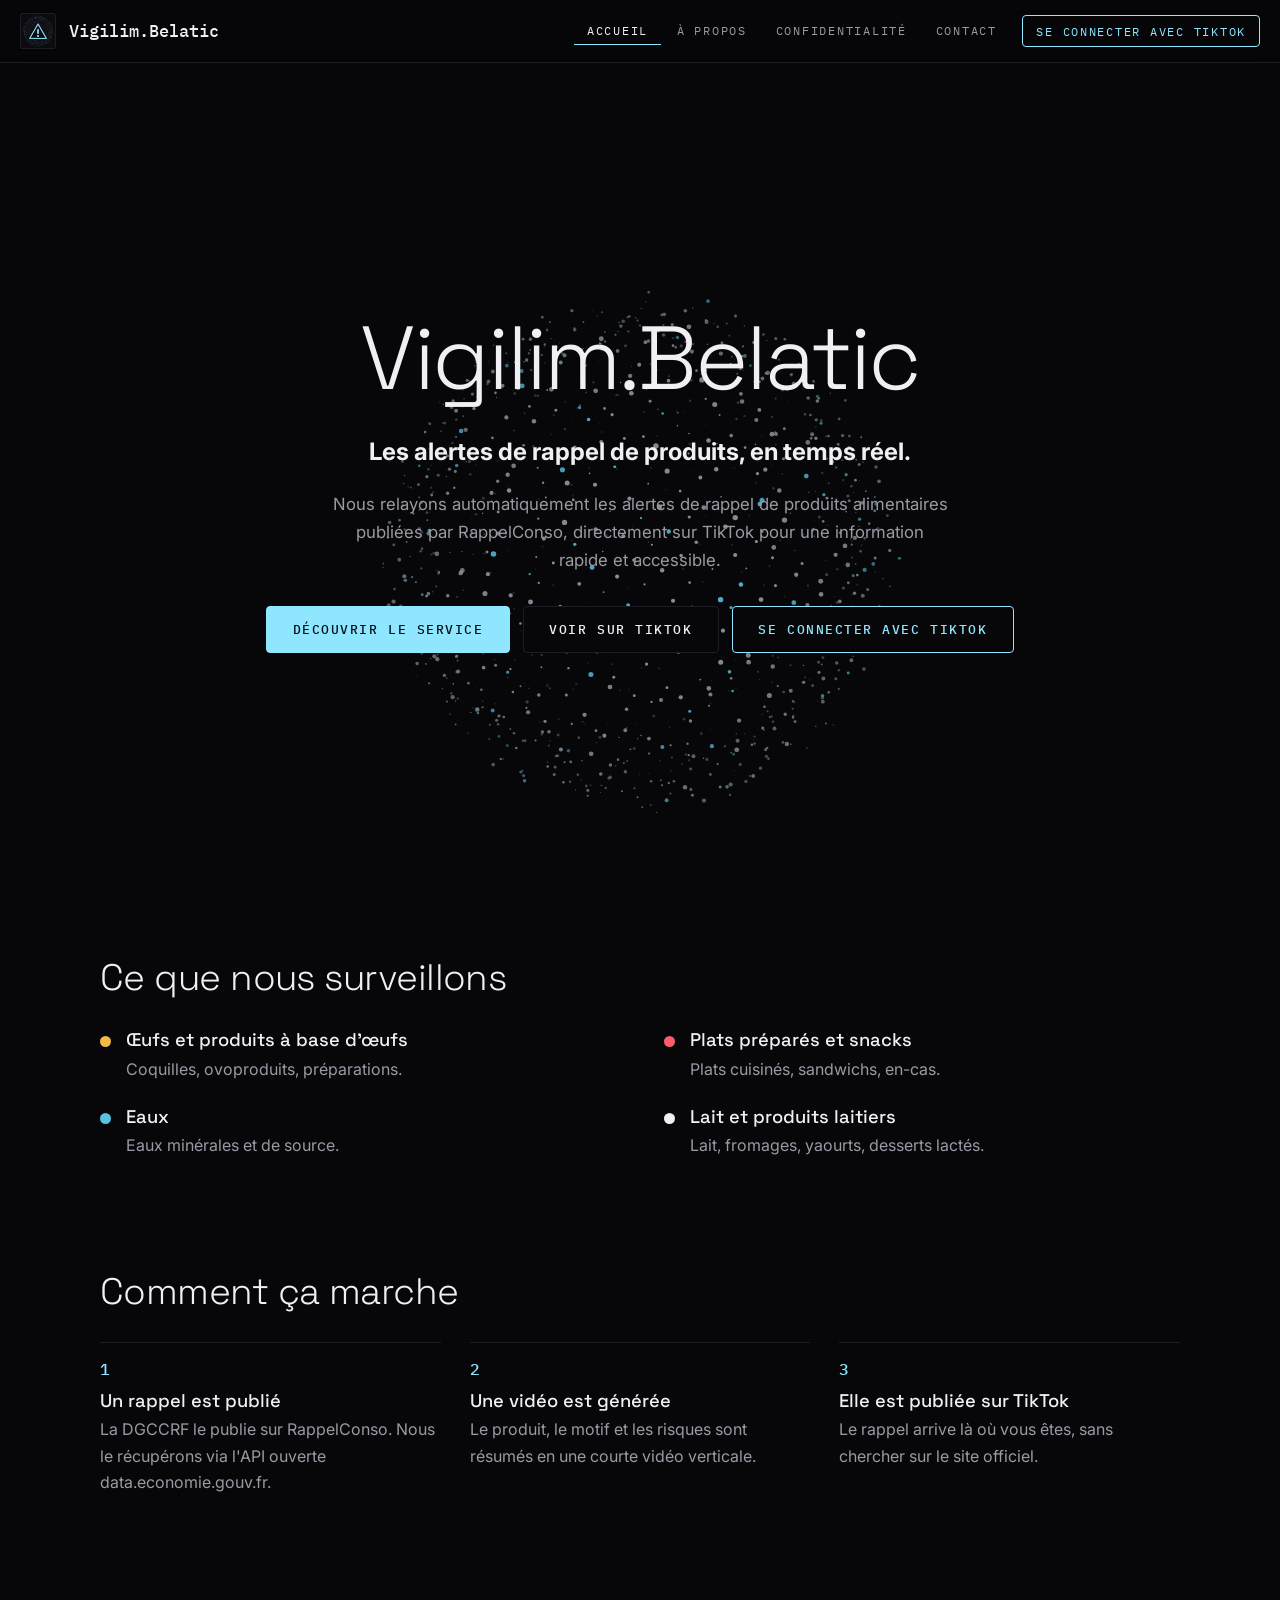
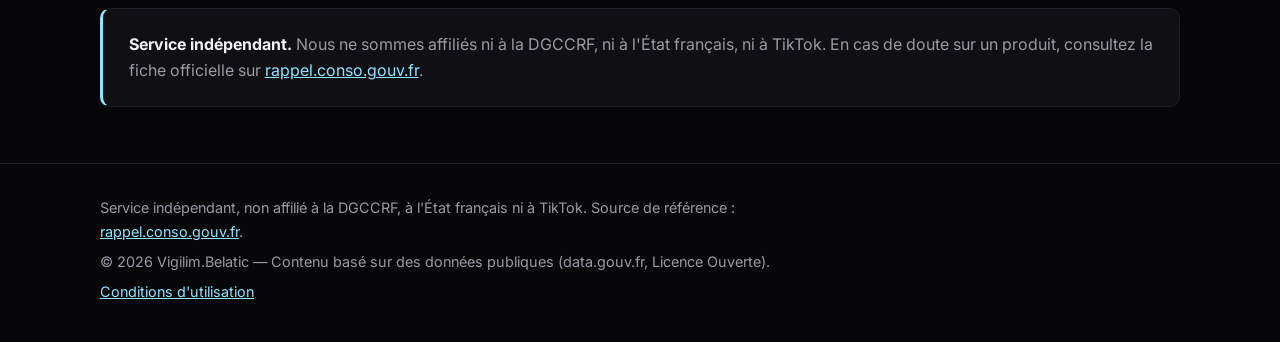
<file: index.html>
<!DOCTYPE html>
<html lang="fr">
<head>
<meta charset="utf-8">
<meta name="viewport" content="width=device-width, initial-scale=1">
<title>Vigilim.Belatic</title>
<meta name="description" content="Relais automatisé des alertes de rappel de produits alimentaires publiées par RappelConso (DGCCRF / data.gouv.fr).">
<link rel="icon" href="app_icon.png">
<link rel="preconnect" href="https://fonts.googleapis.com">
<link rel="preconnect" href="https://fonts.gstatic.com" crossorigin>
<link rel="stylesheet" href="https://fonts.googleapis.com/css2?family=Space+Grotesk:wght@300;500&amp;family=Inter:wght@400;500&amp;family=IBM+Plex+Mono:wght@400;500&display=swap">
<link rel="stylesheet" href="style.css">
</head>
<body>
<header class="site-header"><div class="wrap bar">
  <a class="brand" href="index.html"><img src="app_icon.png" alt="" width="32" height="32">Vigilim.Belatic</a>
  <button class="menu-btn" aria-expanded="false" aria-controls="nav">Menu</button>
  <nav id="nav" aria-label="Navigation principale"><ul>
    <li><a href="index.html" aria-current="page">Accueil</a></li>
    <li><a href="about.html">À propos</a></li>
    <li><a href="privacy.html">Confidentialité</a></li>
    <li><a href="contact.html">Contact</a></li>
    <li><a class="nav-cta" href="https://api-vigilim.belatic.com/api/tiktok/connect">Se connecter avec TikTok</a></li>
  </ul></nav>
</div></header>

<main>
<section class="hero">
  <canvas id="planet" aria-hidden="true"></canvas>
  <div class="hero-inner">
    <h1>Vigilim.Belatic</h1>
    <h2>Les alertes de rappel de produits, en temps réel.</h2>
    <p class="lead">Nous relayons automatiquement les alertes de rappel de produits alimentaires publiées par RappelConso, directement sur TikTok pour une information rapide et accessible.</p>
    <div class="actions">
      <a class="btn btn-primary" href="about.html">Découvrir le service</a>
      <a class="btn" href="https://www.tiktok.com/@allovigitok" target="_blank" rel="noopener">Voir sur TikTok</a>
      <a class="btn btn-accent" href="https://api-vigilim.belatic.com/api/tiktok/connect">Se connecter avec TikTok</a>
    </div>
  </div>
</section>

<section class="section"><div class="wrap">
  <h2>Ce que nous surveillons</h2>
  <ul class="cats">
    <li style="--c:var(--yolk)"><h3>Œufs et produits à base d'œufs</h3><p>Coquilles, ovoproduits, préparations.</p></li>
    <li style="--c:var(--alert)"><h3>Plats préparés et snacks</h3><p>Plats cuisinés, sandwichs, en-cas.</p></li>
    <li style="--c:var(--water)"><h3>Eaux</h3><p>Eaux minérales et de source.</p></li>
    <li style="--c:var(--ink)"><h3>Lait et produits laitiers</h3><p>Lait, fromages, yaourts, desserts lactés.</p></li>
  </ul>
</div></section>

<section class="section"><div class="wrap">
  <h2>Comment ça marche</h2>
  <ol class="steps">
    <li><h3>Un rappel est publié</h3><p>La DGCCRF le publie sur RappelConso. Nous le récupérons via l'API ouverte data.economie.gouv.fr.</p></li>
    <li><h3>Une vidéo est générée</h3><p>Le produit, le motif et les risques sont résumés en une courte vidéo verticale.</p></li>
    <li><h3>Elle est publiée sur TikTok</h3><p>Le rappel arrive là où vous êtes, sans chercher sur le site officiel.</p></li>
  </ol>
</div></section>

<section class="section"><div class="wrap">
  <div class="band"><p><strong>Service indépendant.</strong> Nous ne sommes affiliés ni à la DGCCRF, ni à l'État français, ni à TikTok. En cas de doute sur un produit, consultez la fiche officielle sur <a href="https://rappel.conso.gouv.fr/" rel="noopener">rappel.conso.gouv.fr</a>.</p></div>
</div></section>
</main>

<footer class="site-footer"><div class="wrap">
  <p>Service indépendant, non affilié à la DGCCRF, à l'État français ni à TikTok. Source de référence : <a href="https://rappel.conso.gouv.fr/" rel="noopener">rappel.conso.gouv.fr</a>.</p>
  <p>© 2026 Vigilim.Belatic — Contenu basé sur des données publiques (data.gouv.fr, Licence Ouverte).</p>
  <p><a href="terms.html">Conditions d'utilisation</a></p>
</div></footer>
<script src="script.js"></script>
</body>
</html>
</file>
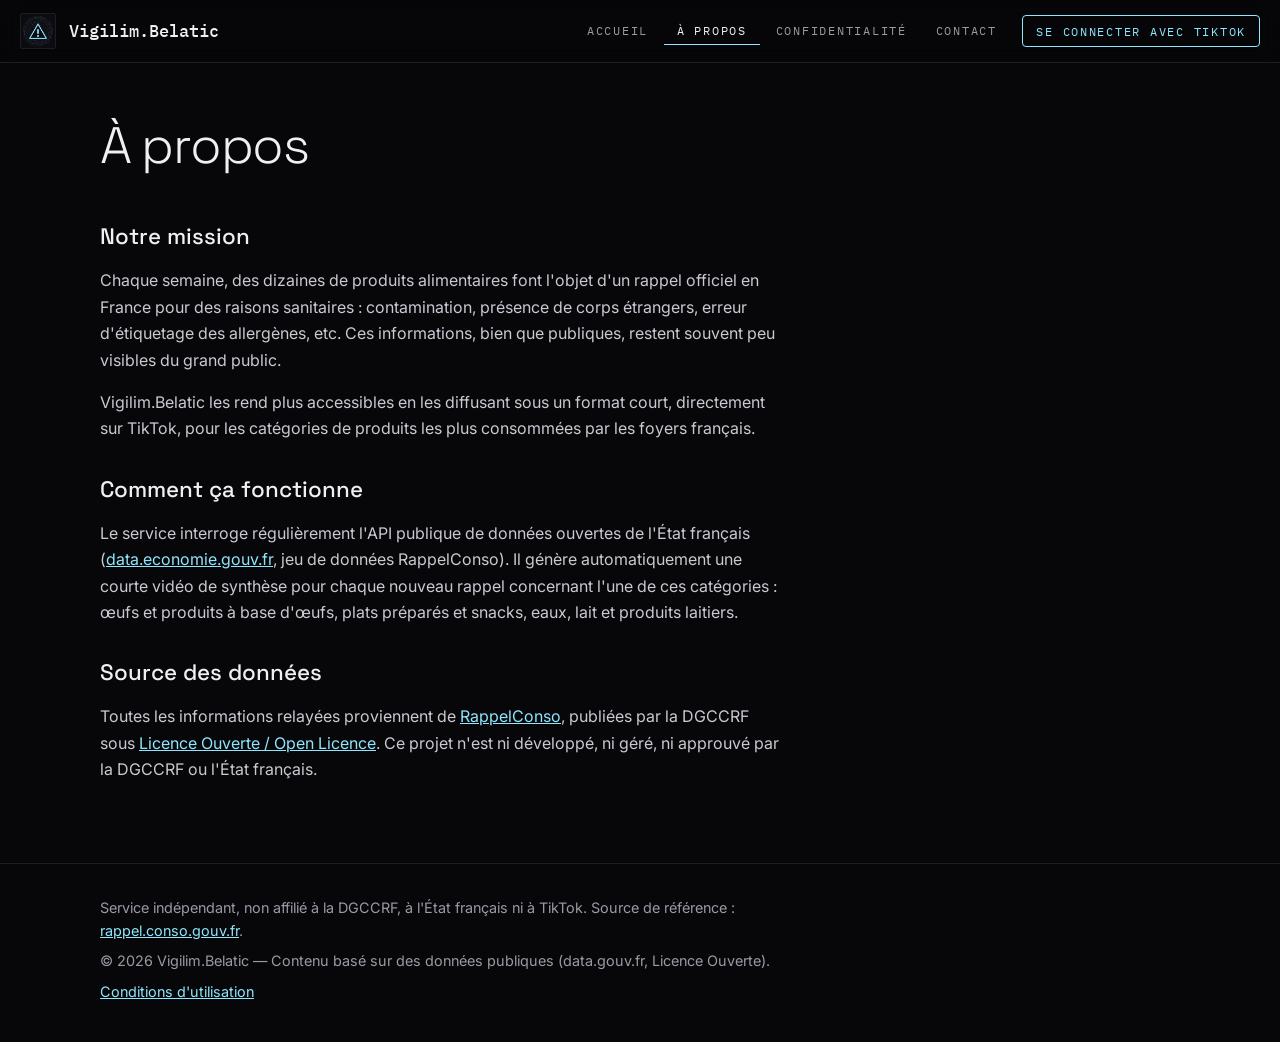
<file: about.html>
<!DOCTYPE html>
<html lang="fr">
<head>
<meta charset="utf-8">
<meta name="viewport" content="width=device-width, initial-scale=1">
<title>À propos — Vigilim.Belatic</title>
<link rel="icon" href="app_icon.png">
<link rel="preconnect" href="https://fonts.googleapis.com">
<link rel="preconnect" href="https://fonts.gstatic.com" crossorigin>
<link rel="stylesheet" href="https://fonts.googleapis.com/css2?family=Space+Grotesk:wght@300;500&amp;family=Inter:wght@400;500&amp;family=IBM+Plex+Mono:wght@400;500&display=swap">
<link rel="stylesheet" href="style.css">
</head>
<body>
<header class="site-header"><div class="wrap bar">
  <a class="brand" href="index.html"><img src="app_icon.png" alt="" width="32" height="32">Vigilim.Belatic</a>
  <button class="menu-btn" aria-expanded="false" aria-controls="nav">Menu</button>
  <nav id="nav" aria-label="Navigation principale"><ul>
    <li><a href="index.html">Accueil</a></li>
    <li><a href="about.html" aria-current="page">À propos</a></li>
    <li><a href="privacy.html">Confidentialité</a></li>
    <li><a href="contact.html">Contact</a></li>
    <li><a class="nav-cta" href="https://api-vigilim.belatic.com/api/tiktok/connect">Se connecter avec TikTok</a></li>
  </ul></nav>
</div></header>

<main class="wrap">
  <div class="page-head"><h1>À propos</h1></div>
  <div class="prose">
    <h2>Notre mission</h2>
    <p>Chaque semaine, des dizaines de produits alimentaires font l'objet d'un rappel officiel en France pour des raisons sanitaires : contamination, présence de corps étrangers, erreur d'étiquetage des allergènes, etc. Ces informations, bien que publiques, restent souvent peu visibles du grand public.</p>
    <p>Vigilim.Belatic les rend plus accessibles en les diffusant sous un format court, directement sur TikTok, pour les catégories de produits les plus consommées par les foyers français.</p>

    <h2>Comment ça fonctionne</h2>
    <p>Le service interroge régulièrement l'API publique de données ouvertes de l'État français (<a href="https://data.economie.gouv.fr/" rel="noopener">data.economie.gouv.fr</a>, jeu de données RappelConso). Il génère automatiquement une courte vidéo de synthèse pour chaque nouveau rappel concernant l'une de ces catégories : œufs et produits à base d'œufs, plats préparés et snacks, eaux, lait et produits laitiers.</p>

    <h2>Source des données</h2>
    <p>Toutes les informations relayées proviennent de <a href="https://rappel.conso.gouv.fr/" rel="noopener">RappelConso</a>, publiées par la DGCCRF sous <a href="https://www.etalab.gouv.fr/licence-ouverte-open-licence/" rel="noopener">Licence Ouverte / Open Licence</a>. Ce projet n'est ni développé, ni géré, ni approuvé par la DGCCRF ou l'État français.</p>
  </div>
</main>

<footer class="site-footer"><div class="wrap">
  <p>Service indépendant, non affilié à la DGCCRF, à l'État français ni à TikTok. Source de référence : <a href="https://rappel.conso.gouv.fr/" rel="noopener">rappel.conso.gouv.fr</a>.</p>
  <p>© 2026 Vigilim.Belatic — Contenu basé sur des données publiques (data.gouv.fr, Licence Ouverte).</p>
  <p><a href="terms.html">Conditions d'utilisation</a></p>
</div></footer>
<script src="script.js"></script>
</body>
</html>
</file>
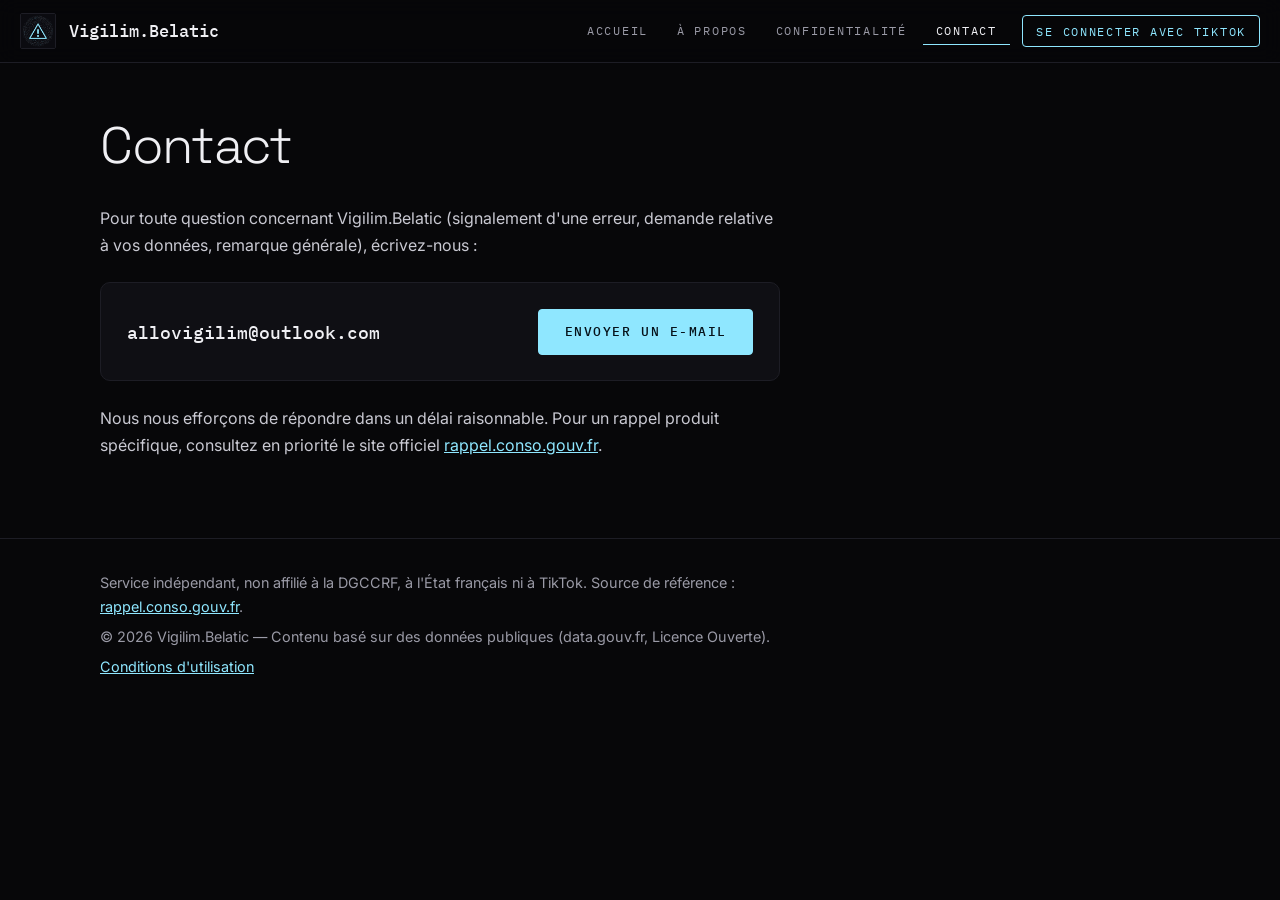
<file: contact.html>
<!DOCTYPE html>
<html lang="fr">
<head>
<meta charset="utf-8">
<meta name="viewport" content="width=device-width, initial-scale=1">
<title>Contact — Vigilim.Belatic</title>
<link rel="icon" href="app_icon.png">
<link rel="preconnect" href="https://fonts.googleapis.com">
<link rel="preconnect" href="https://fonts.gstatic.com" crossorigin>
<link rel="stylesheet" href="https://fonts.googleapis.com/css2?family=Space+Grotesk:wght@300;500&amp;family=Inter:wght@400;500&amp;family=IBM+Plex+Mono:wght@400;500&display=swap">
<link rel="stylesheet" href="style.css">
</head>
<body>
<header class="site-header"><div class="wrap bar">
  <a class="brand" href="index.html"><img src="app_icon.png" alt="" width="32" height="32">Vigilim.Belatic</a>
  <button class="menu-btn" aria-expanded="false" aria-controls="nav">Menu</button>
  <nav id="nav" aria-label="Navigation principale"><ul>
    <li><a href="index.html">Accueil</a></li>
    <li><a href="about.html">À propos</a></li>
    <li><a href="privacy.html">Confidentialité</a></li>
    <li><a href="contact.html" aria-current="page">Contact</a></li>
    <li><a class="nav-cta" href="https://api-vigilim.belatic.com/api/tiktok/connect">Se connecter avec TikTok</a></li>
  </ul></nav>
</div></header>

<main class="wrap">
  <div class="page-head"><h1>Contact</h1></div>
  <div class="prose">
    <p>Pour toute question concernant Vigilim.Belatic (signalement d'une erreur, demande relative à vos données, remarque générale), écrivez-nous :</p>
    <div class="mail-card">
      <strong>allovigilim@outlook.com</strong>
      <a class="btn btn-primary" href="mailto:allovigilim@outlook.com">Envoyer un e-mail</a>
    </div>
    <p>Nous nous efforçons de répondre dans un délai raisonnable. Pour un rappel produit spécifique, consultez en priorité le site officiel <a href="https://rappel.conso.gouv.fr/" rel="noopener">rappel.conso.gouv.fr</a>.</p>
  </div>
</main>

<footer class="site-footer"><div class="wrap">
  <p>Service indépendant, non affilié à la DGCCRF, à l'État français ni à TikTok. Source de référence : <a href="https://rappel.conso.gouv.fr/" rel="noopener">rappel.conso.gouv.fr</a>.</p>
  <p>© 2026 Vigilim.Belatic — Contenu basé sur des données publiques (data.gouv.fr, Licence Ouverte).</p>
  <p><a href="terms.html">Conditions d'utilisation</a></p>
</div></footer>
<script src="script.js"></script>
</body>
</html>
</file>
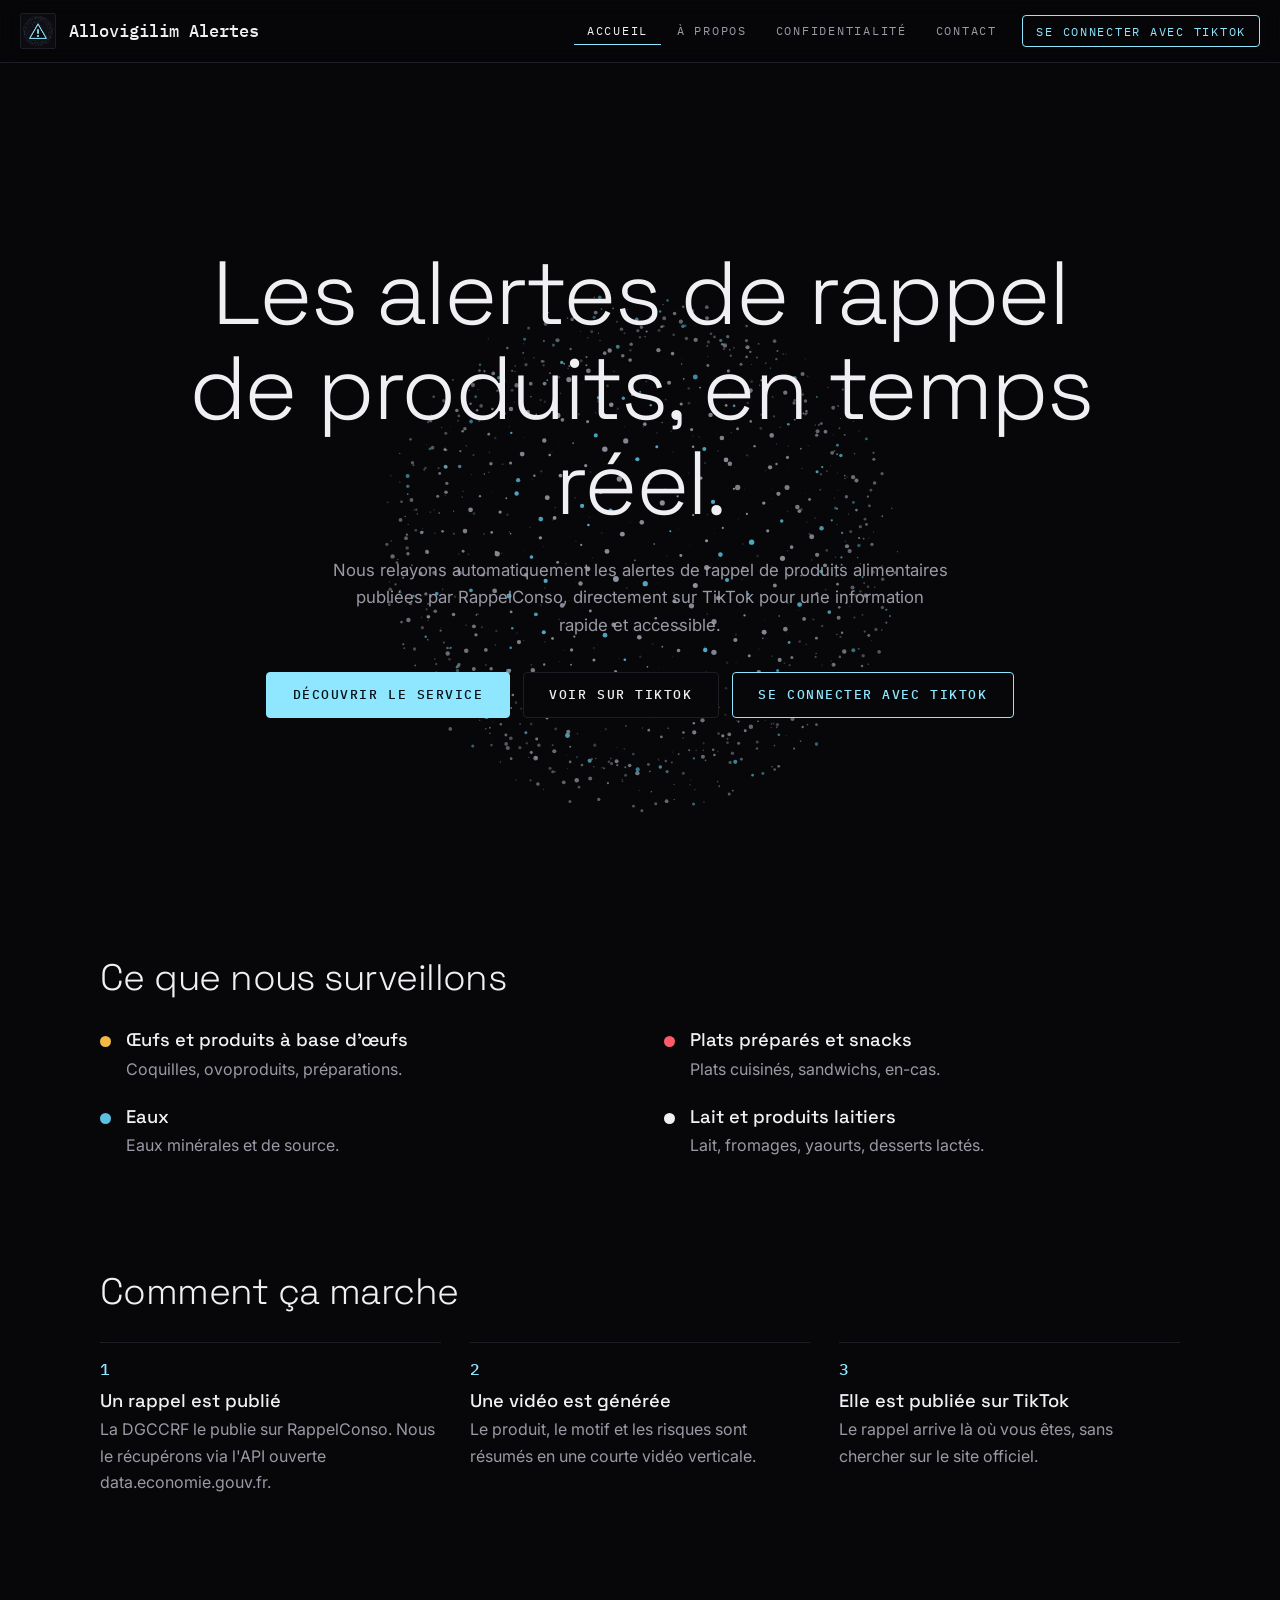
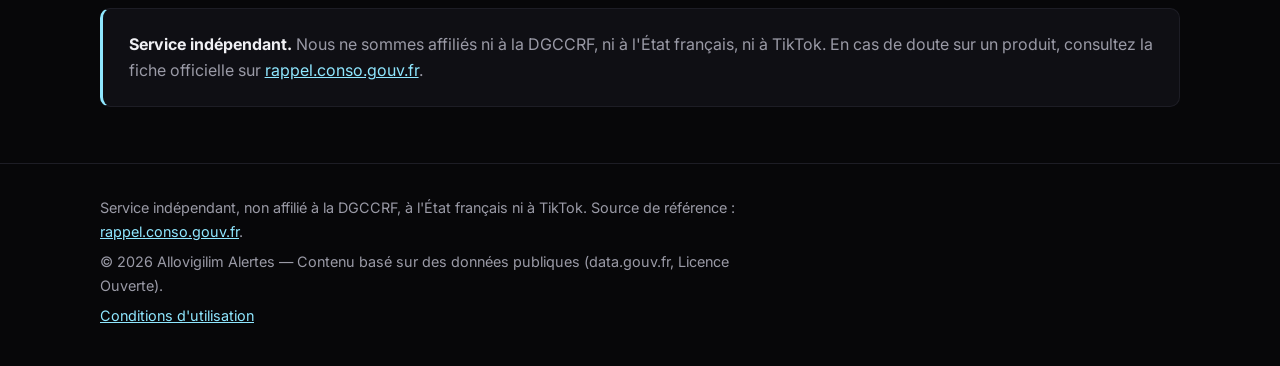
<file: indexOld.html>
<!DOCTYPE html>
<html lang="fr">
<head>
<meta charset="utf-8">
<meta name="viewport" content="width=device-width, initial-scale=1">
<title>Allovigilim Alertes</title>
<meta name="description" content="Relais automatisé des alertes de rappel de produits alimentaires publiées par RappelConso (DGCCRF / data.gouv.fr).">
<link rel="icon" href="app_icon.png">
<link rel="preconnect" href="https://fonts.googleapis.com">
<link rel="preconnect" href="https://fonts.gstatic.com" crossorigin>
<link rel="stylesheet" href="https://fonts.googleapis.com/css2?family=Space+Grotesk:wght@300;500&amp;family=Inter:wght@400;500&amp;family=IBM+Plex+Mono:wght@400;500&display=swap">
<link rel="stylesheet" href="style.css">
</head>
<body>
<header class="site-header"><div class="wrap bar">
  <a class="brand" href="index.html"><img src="app_icon.png" alt="" width="32" height="32">Allovigilim Alertes</a>
  <button class="menu-btn" aria-expanded="false" aria-controls="nav">Menu</button>
  <nav id="nav" aria-label="Navigation principale"><ul>
    <li><a href="index.html" aria-current="page">Accueil</a></li>
    <li><a href="about.html">À propos</a></li>
    <li><a href="privacy.html">Confidentialité</a></li>
    <li><a href="contact.html">Contact</a></li>
    <li><a class="nav-cta" href="https://api-vigilim.belatic.com/api/tiktok/connect">Se connecter avec TikTok</a></li>
  </ul></nav>
</div></header>

<main>
<section class="hero">
  <canvas id="planet" aria-hidden="true"></canvas>
  <div class="hero-inner">
    <h1>Les alertes de rappel de produits, en temps réel.</h1>
    <p class="lead">Nous relayons automatiquement les alertes de rappel de produits alimentaires publiées par RappelConso, directement sur TikTok pour une information rapide et accessible.</p>
    <div class="actions">
      <a class="btn btn-primary" href="about.html">Découvrir le service</a>
      <a class="btn" href="https://www.tiktok.com/@allovigitok" target="_blank" rel="noopener">Voir sur TikTok</a>
      <a class="btn btn-accent" href="https://api-vigilim.belatic.com/api/tiktok/connect">Se connecter avec TikTok</a>
    </div>
  </div>
</section>

<section class="section"><div class="wrap">
  <h2>Ce que nous surveillons</h2>
  <ul class="cats">
    <li style="--c:var(--yolk)"><h3>Œufs et produits à base d'œufs</h3><p>Coquilles, ovoproduits, préparations.</p></li>
    <li style="--c:var(--alert)"><h3>Plats préparés et snacks</h3><p>Plats cuisinés, sandwichs, en-cas.</p></li>
    <li style="--c:var(--water)"><h3>Eaux</h3><p>Eaux minérales et de source.</p></li>
    <li style="--c:var(--ink)"><h3>Lait et produits laitiers</h3><p>Lait, fromages, yaourts, desserts lactés.</p></li>
  </ul>
</div></section>

<section class="section"><div class="wrap">
  <h2>Comment ça marche</h2>
  <ol class="steps">
    <li><h3>Un rappel est publié</h3><p>La DGCCRF le publie sur RappelConso. Nous le récupérons via l'API ouverte data.economie.gouv.fr.</p></li>
    <li><h3>Une vidéo est générée</h3><p>Le produit, le motif et les risques sont résumés en une courte vidéo verticale.</p></li>
    <li><h3>Elle est publiée sur TikTok</h3><p>Le rappel arrive là où vous êtes, sans chercher sur le site officiel.</p></li>
  </ol>
</div></section>

<section class="section"><div class="wrap">
  <div class="band"><p><strong>Service indépendant.</strong> Nous ne sommes affiliés ni à la DGCCRF, ni à l'État français, ni à TikTok. En cas de doute sur un produit, consultez la fiche officielle sur <a href="https://rappel.conso.gouv.fr/" rel="noopener">rappel.conso.gouv.fr</a>.</p></div>
</div></section>
</main>

<footer class="site-footer"><div class="wrap">
  <p>Service indépendant, non affilié à la DGCCRF, à l'État français ni à TikTok. Source de référence : <a href="https://rappel.conso.gouv.fr/" rel="noopener">rappel.conso.gouv.fr</a>.</p>
  <p>© 2026 Allovigilim Alertes — Contenu basé sur des données publiques (data.gouv.fr, Licence Ouverte).</p>
  <p><a href="terms.html">Conditions d'utilisation</a></p>
</div></footer>
<script src="script.js"></script>
</body>
</html>
</file>
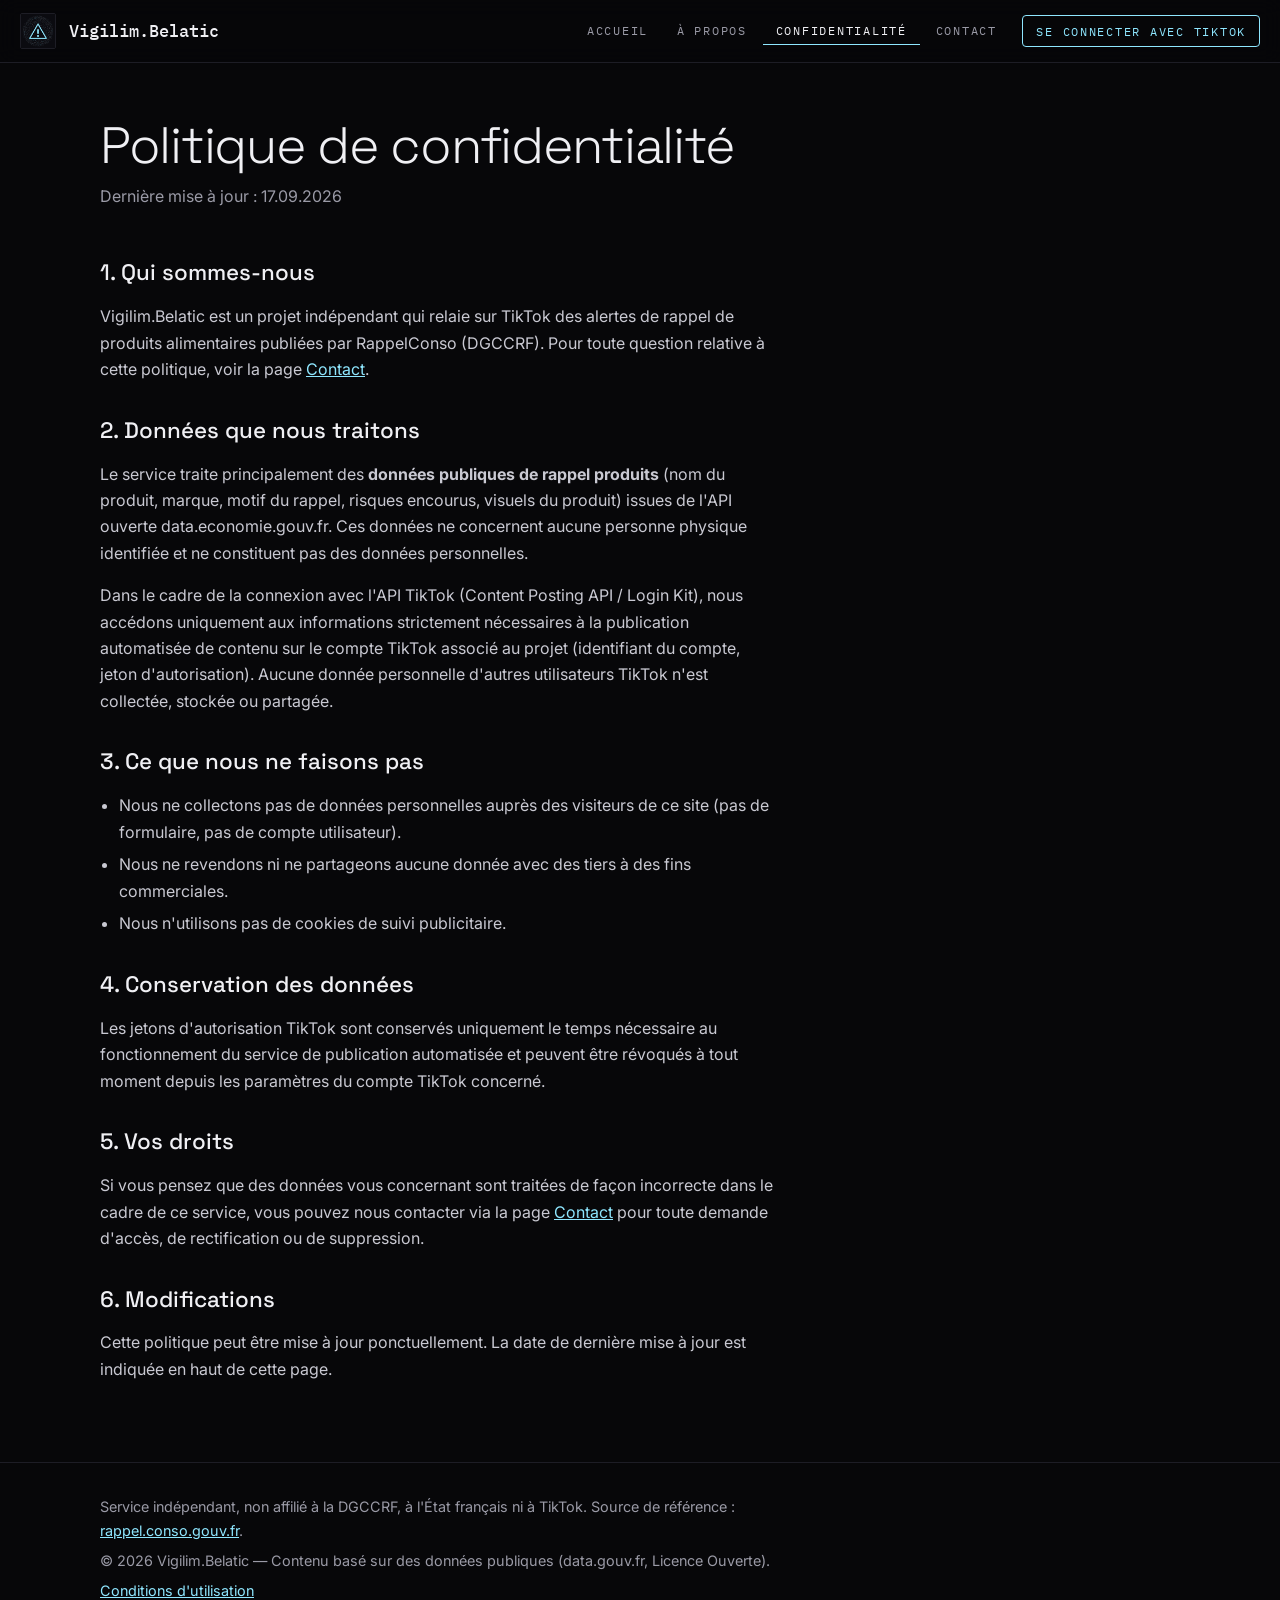
<file: privacy.html>
<!DOCTYPE html>
<html lang="fr">
<head>
<meta charset="utf-8">
<meta name="viewport" content="width=device-width, initial-scale=1">
<title>Politique de confidentialité — Vigilim.Belatic</title>
<link rel="icon" href="app_icon.png">
<link rel="preconnect" href="https://fonts.googleapis.com">
<link rel="preconnect" href="https://fonts.gstatic.com" crossorigin>
<link rel="stylesheet" href="https://fonts.googleapis.com/css2?family=Space+Grotesk:wght@300;500&amp;family=Inter:wght@400;500&amp;family=IBM+Plex+Mono:wght@400;500&display=swap">
<link rel="stylesheet" href="style.css">
</head>
<body>
<header class="site-header"><div class="wrap bar">
  <a class="brand" href="index.html"><img src="app_icon.png" alt="" width="32" height="32">Vigilim.Belatic</a>
  <button class="menu-btn" aria-expanded="false" aria-controls="nav">Menu</button>
  <nav id="nav" aria-label="Navigation principale"><ul>
    <li><a href="index.html">Accueil</a></li>
    <li><a href="about.html">À propos</a></li>
    <li><a href="privacy.html" aria-current="page">Confidentialité</a></li>
    <li><a href="contact.html">Contact</a></li>
    <li><a class="nav-cta" href="https://api-vigilim.belatic.com/api/tiktok/connect">Se connecter avec TikTok</a></li>
  </ul></nav>
</div></header>

<main class="wrap">
  <div class="page-head"><h1>Politique de confidentialité</h1><p class="meta">Dernière mise à jour : 17.09.2026</p></div>
  <div class="prose">
    <h2>1. Qui sommes-nous</h2>
    <p>Vigilim.Belatic est un projet indépendant qui relaie sur TikTok des alertes de rappel de produits alimentaires publiées par RappelConso (DGCCRF). Pour toute question relative à cette politique, voir la page <a href="contact.html">Contact</a>.</p>

    <h2>2. Données que nous traitons</h2>
    <p>Le service traite principalement des <strong>données publiques de rappel produits</strong> (nom du produit, marque, motif du rappel, risques encourus, visuels du produit) issues de l'API ouverte data.economie.gouv.fr. Ces données ne concernent aucune personne physique identifiée et ne constituent pas des données personnelles.</p>
    <p>Dans le cadre de la connexion avec l'API TikTok (Content Posting API / Login Kit), nous accédons uniquement aux informations strictement nécessaires à la publication automatisée de contenu sur le compte TikTok associé au projet (identifiant du compte, jeton d'autorisation). Aucune donnée personnelle d'autres utilisateurs TikTok n'est collectée, stockée ou partagée.</p>

    <h2>3. Ce que nous ne faisons pas</h2>
    <ul>
      <li>Nous ne collectons pas de données personnelles auprès des visiteurs de ce site (pas de formulaire, pas de compte utilisateur).</li>
      <li>Nous ne revendons ni ne partageons aucune donnée avec des tiers à des fins commerciales.</li>
      <li>Nous n'utilisons pas de cookies de suivi publicitaire.</li>
    </ul>

    <h2>4. Conservation des données</h2>
    <p>Les jetons d'autorisation TikTok sont conservés uniquement le temps nécessaire au fonctionnement du service de publication automatisée et peuvent être révoqués à tout moment depuis les paramètres du compte TikTok concerné.</p>

    <h2>5. Vos droits</h2>
    <p>Si vous pensez que des données vous concernant sont traitées de façon incorrecte dans le cadre de ce service, vous pouvez nous contacter via la page <a href="contact.html">Contact</a> pour toute demande d'accès, de rectification ou de suppression.</p>

    <h2>6. Modifications</h2>
    <p>Cette politique peut être mise à jour ponctuellement. La date de dernière mise à jour est indiquée en haut de cette page.</p>
  </div>
</main>

<footer class="site-footer"><div class="wrap">
  <p>Service indépendant, non affilié à la DGCCRF, à l'État français ni à TikTok. Source de référence : <a href="https://rappel.conso.gouv.fr/" rel="noopener">rappel.conso.gouv.fr</a>.</p>
  <p>© 2026 Vigilim.Belatic — Contenu basé sur des données publiques (data.gouv.fr, Licence Ouverte).</p>
  <p><a href="terms.html">Conditions d'utilisation</a></p>
</div></footer>
<script src="script.js"></script>
</body>
</html>
</file>
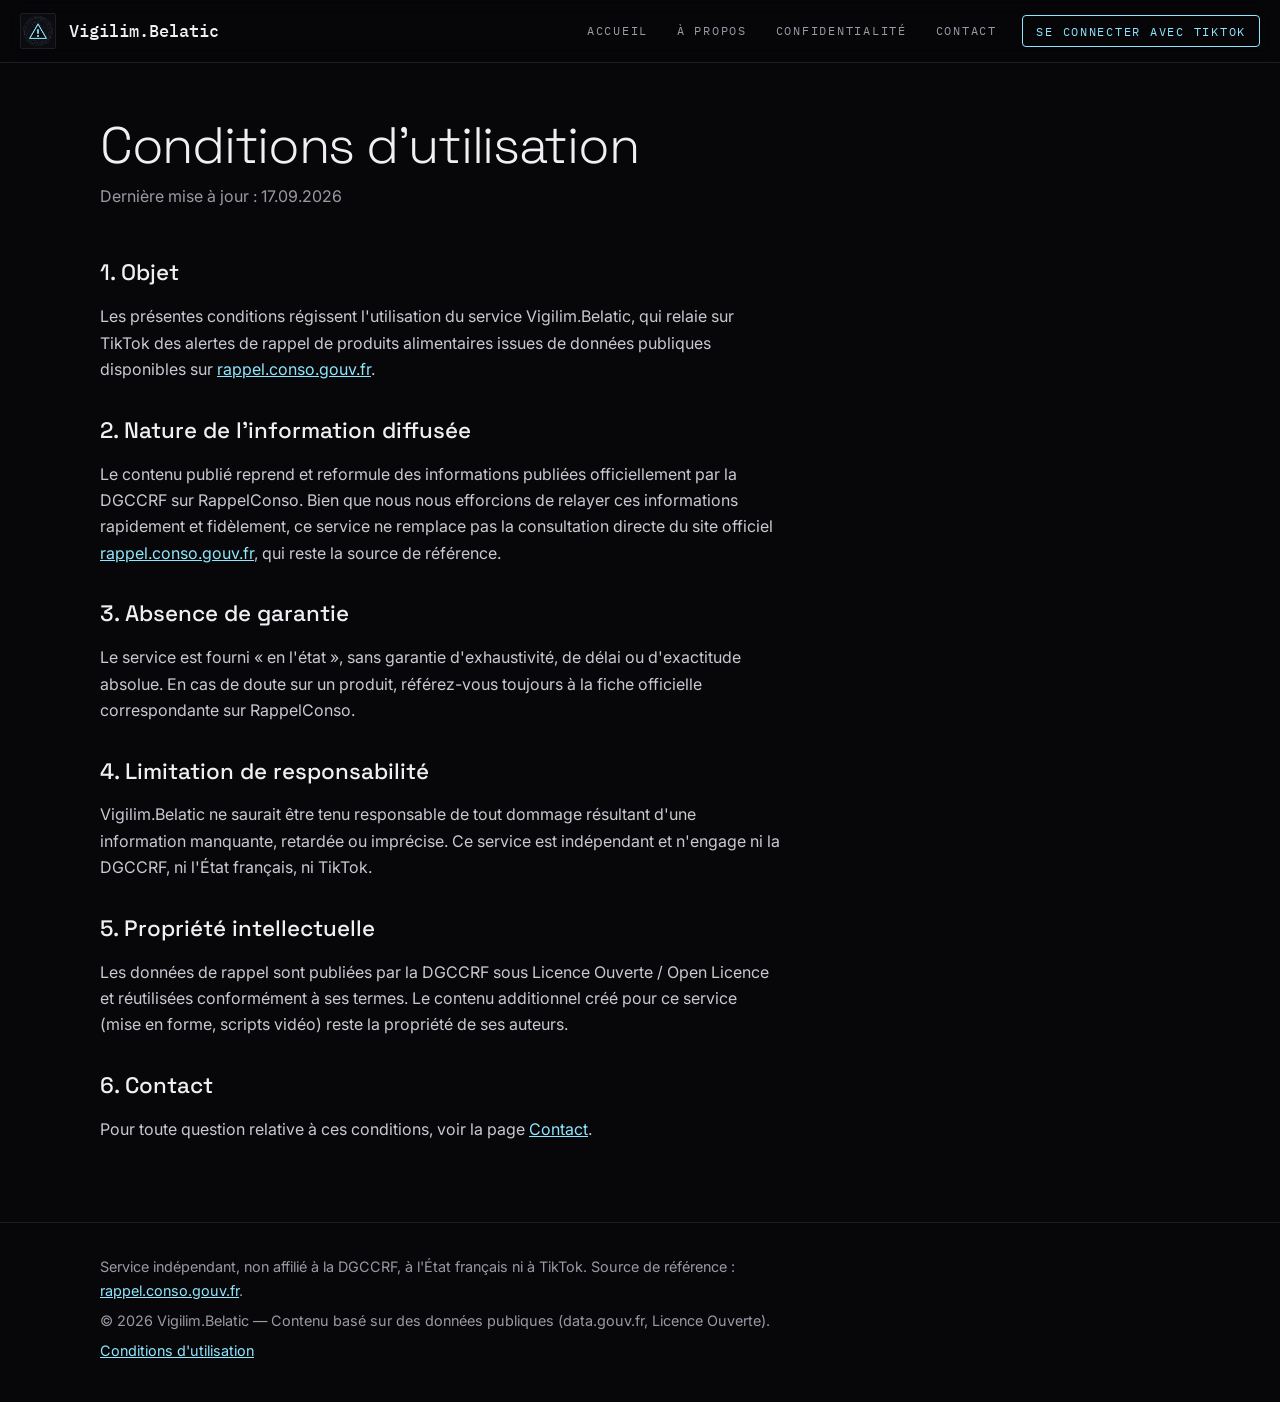
<file: terms.html>
<!DOCTYPE html>
<html lang="fr">
<head>
<meta charset="utf-8">
<meta name="viewport" content="width=device-width, initial-scale=1">
<title>Conditions d'utilisation — Vigilim.Belatic</title>
<link rel="icon" href="app_icon.png">
<link rel="preconnect" href="https://fonts.googleapis.com">
<link rel="preconnect" href="https://fonts.gstatic.com" crossorigin>
<link rel="stylesheet" href="https://fonts.googleapis.com/css2?family=Space+Grotesk:wght@300;500&amp;family=Inter:wght@400;500&amp;family=IBM+Plex+Mono:wght@400;500&display=swap">
<link rel="stylesheet" href="style.css">
</head>
<body>
<header class="site-header"><div class="wrap bar">
  <a class="brand" href="index.html"><img src="app_icon.png" alt="" width="32" height="32">Vigilim.Belatic</a>
  <button class="menu-btn" aria-expanded="false" aria-controls="nav">Menu</button>
  <nav id="nav" aria-label="Navigation principale"><ul>
    <li><a href="index.html">Accueil</a></li>
    <li><a href="about.html">À propos</a></li>
    <li><a href="privacy.html">Confidentialité</a></li>
    <li><a href="contact.html">Contact</a></li>
    <li><a class="nav-cta" href="https://api-vigilim.belatic.com/api/tiktok/connect">Se connecter avec TikTok</a></li>
  </ul></nav>
</div></header>

<main class="wrap">
  <div class="page-head"><h1>Conditions d'utilisation</h1><p class="meta">Dernière mise à jour : 17.09.2026</p></div>
  <div class="prose">
    <h2>1. Objet</h2>
    <p>Les présentes conditions régissent l'utilisation du service Vigilim.Belatic, qui relaie sur TikTok des alertes de rappel de produits alimentaires issues de données publiques disponibles sur <a href="https://rappel.conso.gouv.fr/" rel="noopener">rappel.conso.gouv.fr</a>.</p>

    <h2>2. Nature de l'information diffusée</h2>
    <p>Le contenu publié reprend et reformule des informations publiées officiellement par la DGCCRF sur RappelConso. Bien que nous nous efforcions de relayer ces informations rapidement et fidèlement, ce service ne remplace pas la consultation directe du site officiel <a href="https://rappel.conso.gouv.fr/" rel="noopener">rappel.conso.gouv.fr</a>, qui reste la source de référence.</p>

    <h2>3. Absence de garantie</h2>
    <p>Le service est fourni « en l'état », sans garantie d'exhaustivité, de délai ou d'exactitude absolue. En cas de doute sur un produit, référez-vous toujours à la fiche officielle correspondante sur RappelConso.</p>

    <h2>4. Limitation de responsabilité</h2>
    <p>Vigilim.Belatic ne saurait être tenu responsable de tout dommage résultant d'une information manquante, retardée ou imprécise. Ce service est indépendant et n'engage ni la DGCCRF, ni l'État français, ni TikTok.</p>

    <h2>5. Propriété intellectuelle</h2>
    <p>Les données de rappel sont publiées par la DGCCRF sous Licence Ouverte / Open Licence et réutilisées conformément à ses termes. Le contenu additionnel créé pour ce service (mise en forme, scripts vidéo) reste la propriété de ses auteurs.</p>

    <h2>6. Contact</h2>
    <p>Pour toute question relative à ces conditions, voir la page <a href="contact.html">Contact</a>.</p>
  </div>
</main>

<footer class="site-footer"><div class="wrap">
  <p>Service indépendant, non affilié à la DGCCRF, à l'État français ni à TikTok. Source de référence : <a href="https://rappel.conso.gouv.fr/" rel="noopener">rappel.conso.gouv.fr</a>.</p>
  <p>© 2026 Vigilim.Belatic — Contenu basé sur des données publiques (data.gouv.fr, Licence Ouverte).</p>
  <p><a href="terms.html">Conditions d'utilisation</a></p>
</div></footer>
<script src="script.js"></script>
</body>
</html>
</file>
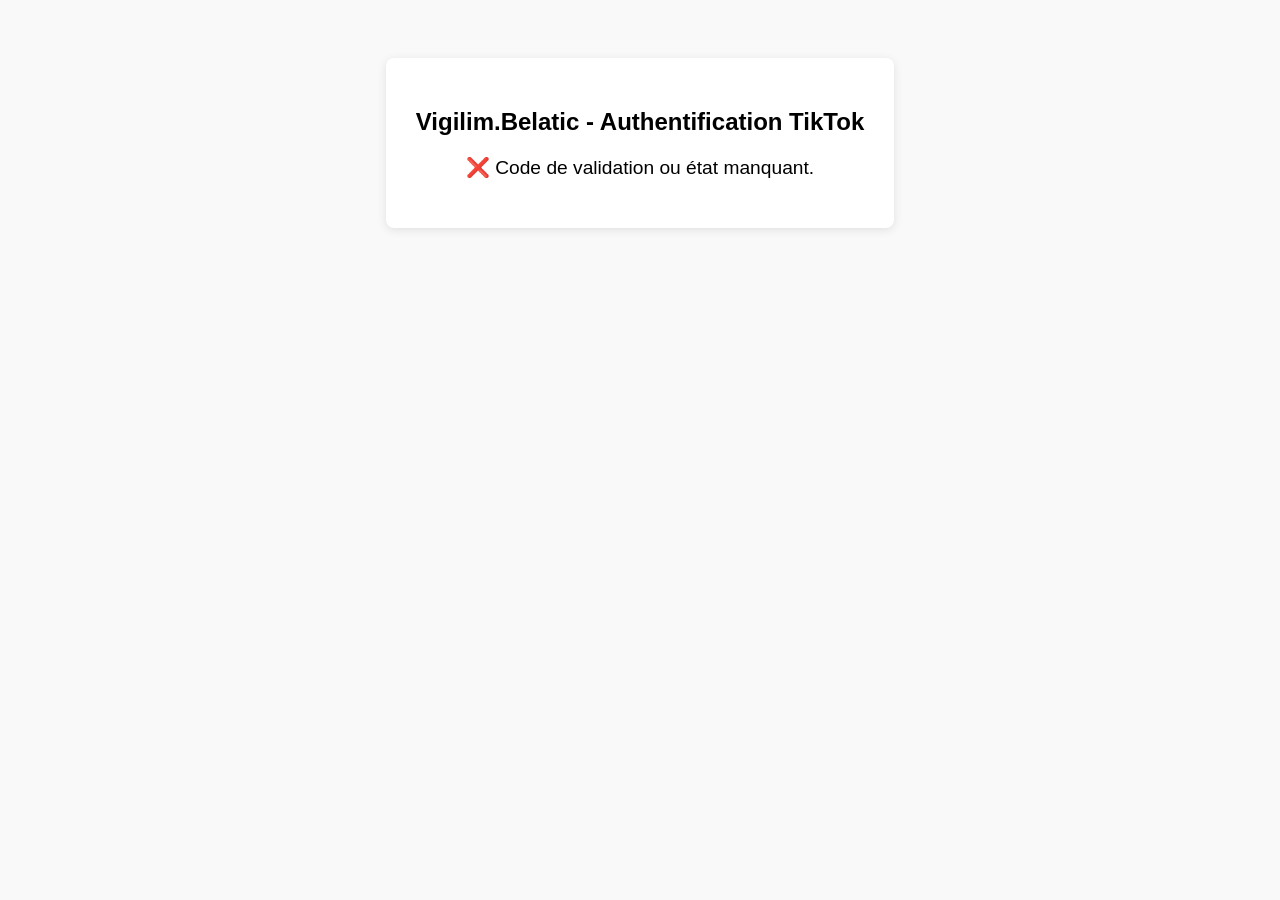
<file: tiktok-callback.html>
<!DOCTYPE html>
<html lang="fr">
<head>
  <meta charset="UTF-8">
  <title>Validation TikTok - Vigilim.Belatic</title>
  <style>
    body { font-family: sans-serif; text-align: center; padding-top: 50px; background: #f9f9f9; }
    .card { background: white; padding: 30px; display: inline-block; border-radius: 8px; box-shadow: 0 2px 10px rgba(0,0,0,0.1); }
    .status { font-size: 1.2em; margin-top: 15px; }
  </style>
</head>
<body>
  <div class="card">
    <h2>Vigilim.Belatic - Authentification TikTok</h2>
    <p id="message" class="status">Traitement de l'authentification en cours...</p>
  </div>

  <script>
    const API_URL = "https://api-vigilim.belatic.com";
    const params = new URLSearchParams(window.location.search);
    const code = params.get('code');
    const state = params.get('state');

    if (!code || !state) {
      document.getElementById('message').innerText = "❌ Code de validation ou état manquant.";
    } else {
      // Appel API en arrière-plan vers ton sous-domaine Cloudflare permanent
      fetch(`${API_URL}/api/tiktok/callback?code=${encodeURIComponent(code)}&state=${encodeURIComponent(state)}`, {
        method: 'GET'
      })
      .then(response => {
        if (response.ok) {
          document.getElementById('message').innerHTML = "✅ <strong>Authentification réussie !</strong><br>Vous pouvez fermer cette fenêtre.";
        } else {
          document.getElementById('message').innerText = "❌ Erreur lors du traitement par le serveur.";
        }
      })
      .catch(err => {
        document.getElementById('message').innerText = "❌ Impossible de contacter le serveur d'authentification.";
      });
    }
  </script>
</body>
</html>
</file>
<file: style.css>
/* Allovigilim Alertes — thème sombre */
:root{
  --bg:#070709;--surface:#0f0f14;--ink:#f0f0f4;--muted:#9a9aa6;--line:#1d1d25;
  --accent:#8fe7ff;--accent-ink:#06121a;--alert:#ff5a67;--yolk:#f4b942;--water:#5cc0e0;--r:10px;
  --font-h:"Space Grotesk",system-ui,sans-serif;
  --font-b:"Inter",system-ui,-apple-system,"Segoe UI",sans-serif;
  --font-m:"IBM Plex Mono",ui-monospace,Menlo,Consolas,monospace;
}
*{box-sizing:border-box}
html{scroll-padding-top:5rem;color-scheme:dark}
body{margin:0;background:var(--bg);color:var(--ink);font:1rem/1.65 var(--font-b);-webkit-font-smoothing:antialiased}
a{color:var(--accent)}
a:focus-visible,button:focus-visible{outline:3px solid var(--accent);outline-offset:3px;border-radius:4px}
img{max-width:100%;display:block}
.wrap{width:min(1080px,100% - 2.5rem);margin-inline:auto}

/* En-tête */
.site-header{position:sticky;top:0;z-index:10;background:rgba(7,7,9,.85);backdrop-filter:blur(10px);border-bottom:1px solid var(--line)}
.bar{display:flex;align-items:center;justify-content:space-between;gap:1rem;min-height:62px;width:min(1280px,100% - 2.5rem)}
.brand{display:flex;align-items:center;gap:.8rem;font:500 1.05rem var(--font-m);color:var(--ink);text-decoration:none}
.brand img{width:36px;height:36px;border-radius:2px;border:1px solid var(--line)}
nav ul{display:flex;gap:.2rem;list-style:none;margin:0;padding:0}
nav a{display:block;padding:.45rem .8rem;color:var(--muted);text-decoration:none;font:400 .78rem var(--font-m);letter-spacing:.14em;text-transform:uppercase}
nav a:hover{color:var(--ink)}
nav a[aria-current="page"]{color:var(--ink);box-shadow:inset 0 -1px var(--accent)}
.menu-btn{display:none;font:400 .78rem var(--font-m);letter-spacing:.14em;text-transform:uppercase;color:var(--ink);background:transparent;border:1px solid var(--line);border-radius:4px;padding:.45rem .9rem;cursor:pointer}

/* Accueil : titre centré + planète de points */
.hero{position:relative;overflow:hidden;min-height:calc(100svh - 62px);display:grid;place-items:center;text-align:center;padding:4rem 0}
#planet{position:absolute;left:50%;top:50%;width:min(700px,125vw);aspect-ratio:1;transform:translate(-50%,-40%);pointer-events:none}
.hero-inner{position:relative;z-index:1;width:min(920px,100% - 2.5rem)}
h1{font:300 clamp(2.4rem,7vw,5.6rem)/1.06 var(--font-h);letter-spacing:-.025em;margin:0 0 1.6rem}
.lead{color:var(--muted);font-size:1.05rem;max-width:56ch;margin:0 auto 2rem}
.actions{display:flex;flex-wrap:wrap;justify-content:center;gap:.8rem}
.btn{display:inline-block;padding:.85rem 1.6rem;border-radius:4px;font:500 .8rem var(--font-m);letter-spacing:.12em;text-transform:uppercase;text-decoration:none;color:var(--ink);border:1px solid var(--line);background:var(--bg)}
.btn:hover{border-color:var(--muted)}
.btn-primary{background:var(--accent);border-color:var(--accent);color:var(--accent-ink)}
.btn-primary:hover{border-color:var(--accent);filter:brightness(1.08)}

/* Sections */
.section{padding:3.5rem 0}
.section h2{font:300 clamp(1.7rem,3vw,2.3rem)/1.15 var(--font-h);margin:0 0 1.8rem;letter-spacing:-.015em}
.steps{display:grid;grid-template-columns:repeat(3,1fr);gap:1.8rem;list-style:none;margin:0;padding:0;counter-reset:s}
.steps li{counter-increment:s;border-top:1px solid var(--line);padding-top:1rem}
.steps li::before{content:counter(s);display:block;font:500 1rem var(--font-m);color:var(--accent);margin-bottom:.6rem}
.steps h3,.cats h3{font:500 1.15rem var(--font-h);margin:0 0 .3rem}
.steps p,.cats p{margin:0;color:var(--muted)}
.cats{display:grid;grid-template-columns:repeat(2,1fr);gap:1.4rem 3rem;list-style:none;margin:0;padding:0}
.cats li{display:grid;grid-template-columns:auto 1fr;gap:0 .9rem;align-items:start}
.cats li::before{content:"";width:.7rem;height:.7rem;margin-top:.5rem;border-radius:50%;background:var(--c)}
.cats li>*{grid-column:2}
.band{background:var(--surface);border:1px solid var(--line);border-left:3px solid var(--accent);border-radius:var(--r);padding:1.4rem 1.6rem}
.band p{margin:0;color:var(--muted)}
.band strong{color:var(--ink)}

/* Pages de texte */
.page-head{padding:3.5rem 0 1rem}
.page-head h1{font-size:clamp(2rem,4.5vw,3.2rem);margin:0}
.meta{color:var(--muted);margin:.6rem 0 0}
.prose{max-width:68ch;padding-bottom:4rem;color:#c9c9d2}
.prose h2{font:500 1.4rem/1.2 var(--font-h);color:var(--ink);margin:2.2rem 0 .5rem}
.prose ul{padding-left:1.2rem}
.prose li{margin-bottom:.4rem}
.mail-card{display:flex;flex-wrap:wrap;align-items:center;justify-content:space-between;gap:1rem;background:var(--surface);border:1px solid var(--line);border-radius:var(--r);padding:1.6rem;margin:1.5rem 0}
.mail-card strong{font:500 1.15rem var(--font-m);color:var(--ink);word-break:break-all}

/* Pied de page */
.site-footer{border-top:1px solid var(--line);padding:2rem 0;color:var(--muted);font-size:.9rem}
.site-footer p{margin:0 0 .4rem;max-width:75ch}

.nav-cta{margin-left:.6rem;border:1px solid var(--accent);border-radius:4px;color:var(--accent)}
nav a.nav-cta:hover{background:var(--accent);color:var(--accent-ink)}
.btn-accent{border-color:var(--accent);color:var(--accent)}
.btn-accent:hover{background:var(--accent);border-color:var(--accent);color:var(--accent-ink)}

@media (max-width:1060px){
  .menu-btn{display:block}
  nav{display:none;position:absolute;left:0;right:0;top:100%;background:var(--bg);border-bottom:1px solid var(--line);padding:.5rem 1.25rem 1rem}
  nav.open{display:block}
  nav ul{flex-direction:column}
  .nav-cta{margin:.5rem 0 0;text-align:center}
}
@media (max-width:820px){
  .steps,.cats{grid-template-columns:1fr}
}
</file>
